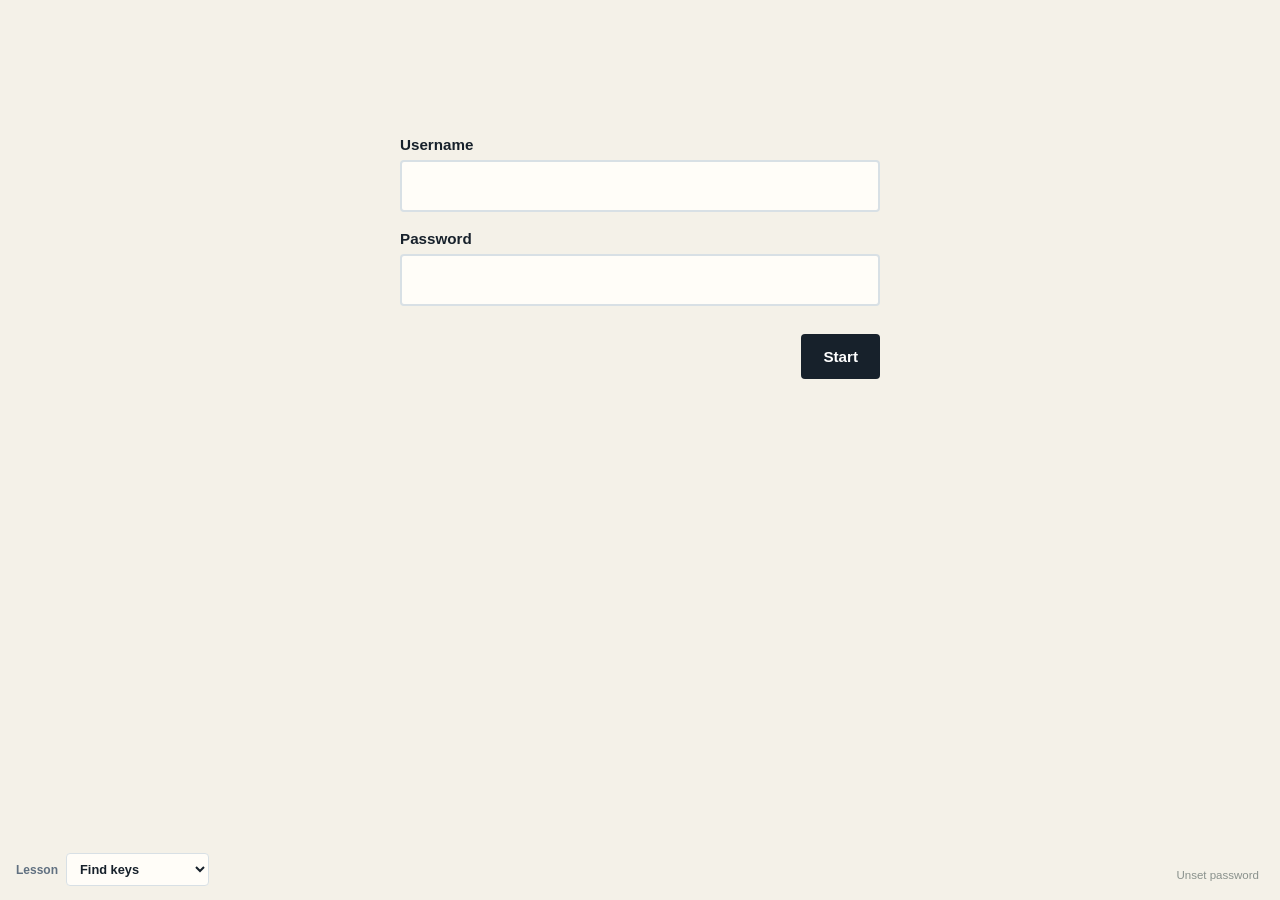
<file: index.html>
<!doctype html>
<html lang="en">
<head>
  <meta charset="utf-8">
  <meta name="viewport" content="width=device-width, initial-scale=1">
  <meta http-equiv="refresh" content="0; url=practice.html">
  <title>Keyboard Practice</title>
</head>
<body>
  <p>Opening Keyboard Practice...</p>
  <p><a href="practice.html">Open Keyboard Practice</a></p>
  <script>
    window.location.replace("practice.html");
  </script>
</body>
</html>
</file>
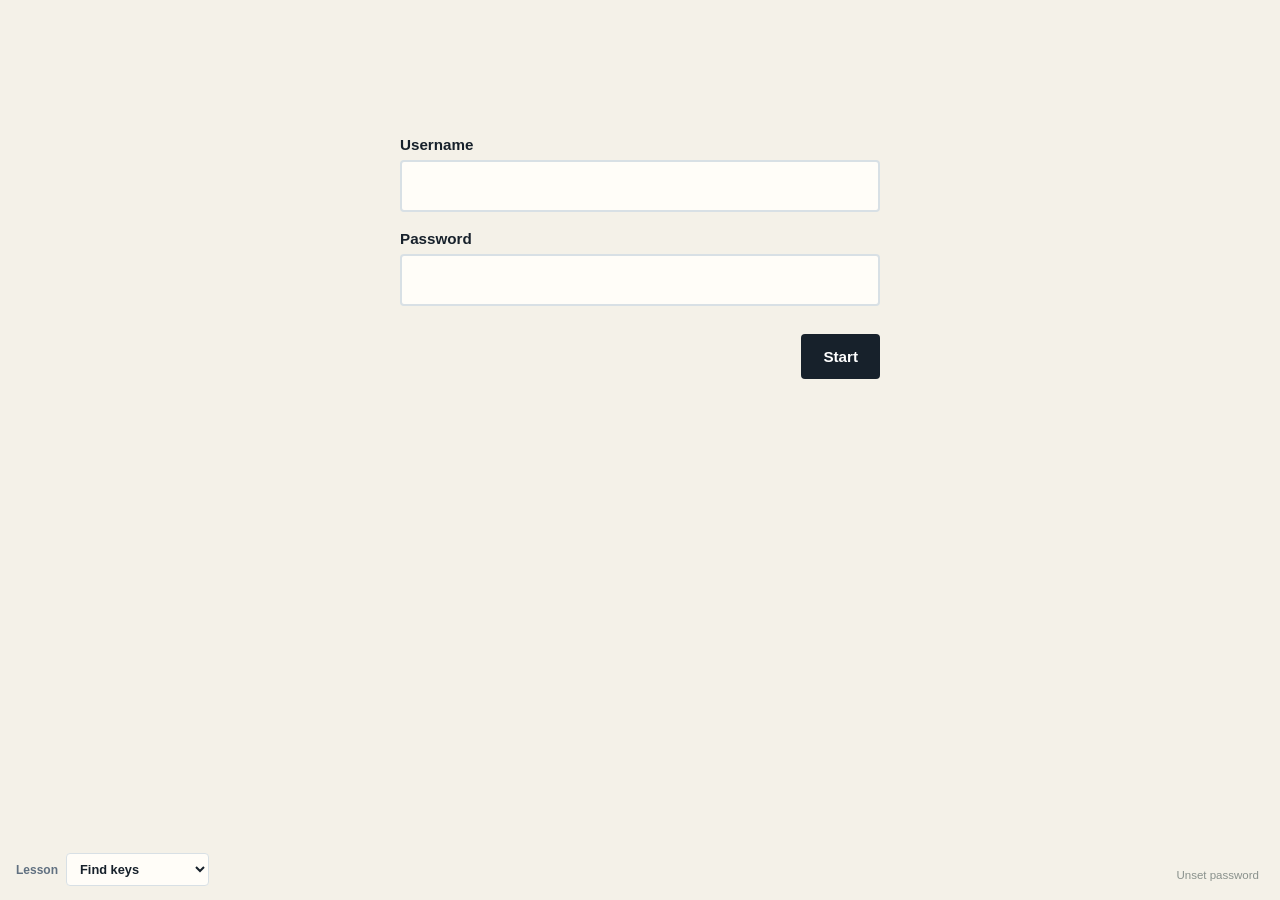
<file: practice.html>
<!doctype html>
<html lang="en">
<head>
  <meta charset="utf-8">
  <meta name="viewport" content="width=device-width, initial-scale=1">
  <title>Keyboard Practice</title>
  <link rel="stylesheet" href="practice.css">
</head>
<body>
  <main class="app-shell">
    <div id="timer" class="timer" aria-live="polite" hidden>00:00</div>
    <div class="lesson-picker">
      <label for="lesson-select">Lesson</label>
      <select id="lesson-select">
        <option value="find">Find keys</option>
        <option value="sequence">Type in order</option>
        <option value="recall">Recall</option>
        <option value="login">Login simulation</option>
      </select>
    </div>
    <section id="setup-screen" class="screen" aria-labelledby="setup-title">
      <form id="setup-form" autocomplete="off">
        <label for="username">Username</label>
        <input id="username" name="username" type="text" required spellcheck="false" autocomplete="off">
        <label for="password">Password</label>
        <input id="password" name="password" type="password" required spellcheck="false" autocomplete="new-password">
        <button class="primary-button" type="submit">Start</button>
      </form>
    </section>

    <section id="practice-screen" class="screen" hidden aria-label="Practice">
      <p id="phase-label" class="phase-label"></p>
      <div id="target" class="target" aria-live="polite"></div>
      <div id="sequence" class="sequence" aria-label="Practice sequence"></div>
      <div id="keyboard" class="keyboard" aria-label="On-screen keyboard"></div>
    </section>

    <section id="transition-screen" class="screen transition-screen" hidden aria-label="Success" tabindex="0">
      <div id="transition-avatar" class="success-avatar" aria-hidden="true"></div>
      <div class="transition-art" aria-hidden="true">
        <span class="transition-star star-a">✦</span>
        <span class="transition-star star-b">✦</span>
        <span class="transition-star star-c">✦</span>
        <span class="transition-spark spark-a"></span>
        <span class="transition-spark spark-b"></span>
        <span class="transition-spark spark-c"></span>
        <span class="transition-spark spark-d"></span>
      </div>
      <p class="transition-message"><strong>Success!</strong><span>Click to continue or press Enter</span></p>
    </section>

    <section id="login-screen" class="screen login-screen" hidden aria-labelledby="login-title">
      <h1 id="login-title">Username</h1>
      <form id="username-form" class="login-form" autocomplete="off">
        <label for="login-username">Username</label>
        <input id="login-username" type="text" required spellcheck="false" autocomplete="off">
        <button id="username-hint-button" class="secondary-button" type="button">Show username</button>
        <div id="username-hint" class="sequence login-hint" hidden aria-label="Username hint"></div>
        <button class="primary-button" type="submit">Next</button>
      </form>
      <form id="password-form" class="login-form" hidden autocomplete="off">
        <label for="login-password">Password</label>
        <input id="login-password" type="password" required spellcheck="false" autocomplete="off">
        <div id="login-password-hint" class="sequence login-hint" hidden aria-label="Password hint"></div>
        <label class="checkbox-label"><input id="show-password" type="checkbox"> Show password</label>
        <button class="primary-button" type="submit">Log in</button>
      </form>
      <div id="login-keyboard" class="keyboard" aria-label="On-screen keyboard"></div>
    </section>

    <section id="complete-screen" class="screen complete-screen" hidden aria-labelledby="complete-title" tabindex="0">
      <div id="complete-avatar" class="success-avatar" aria-hidden="true"></div>
      <h1 id="complete-title">Congratulations!</h1>
      <p class="complete-message">Click to continue or press Enter</p>
    </section>

    <button id="unset-button" class="unset-button" type="button">Unset password</button>
  </main>

  <template id="key-template">
    <div class="key" data-key>
      <span class="key-main" data-key-main></span>
      <span class="key-shift-label" data-key-shift></span>
    </div>
  </template>
  <template id="celebration-template">
    <div class="celebration" aria-hidden="true">
      <span class="celebration-star star-one">✦</span>
      <span class="celebration-star star-two">✦</span>
      <span class="celebration-star star-three">✦</span>
      <span class="celebration-confetti confetti-one"></span>
      <span class="celebration-confetti confetti-two"></span>
      <span class="celebration-confetti confetti-three"></span>
      <span class="celebration-confetti confetti-four"></span>
    </div>
  </template>
  <script src="practice.js"></script>
</body>
</html>
</file>
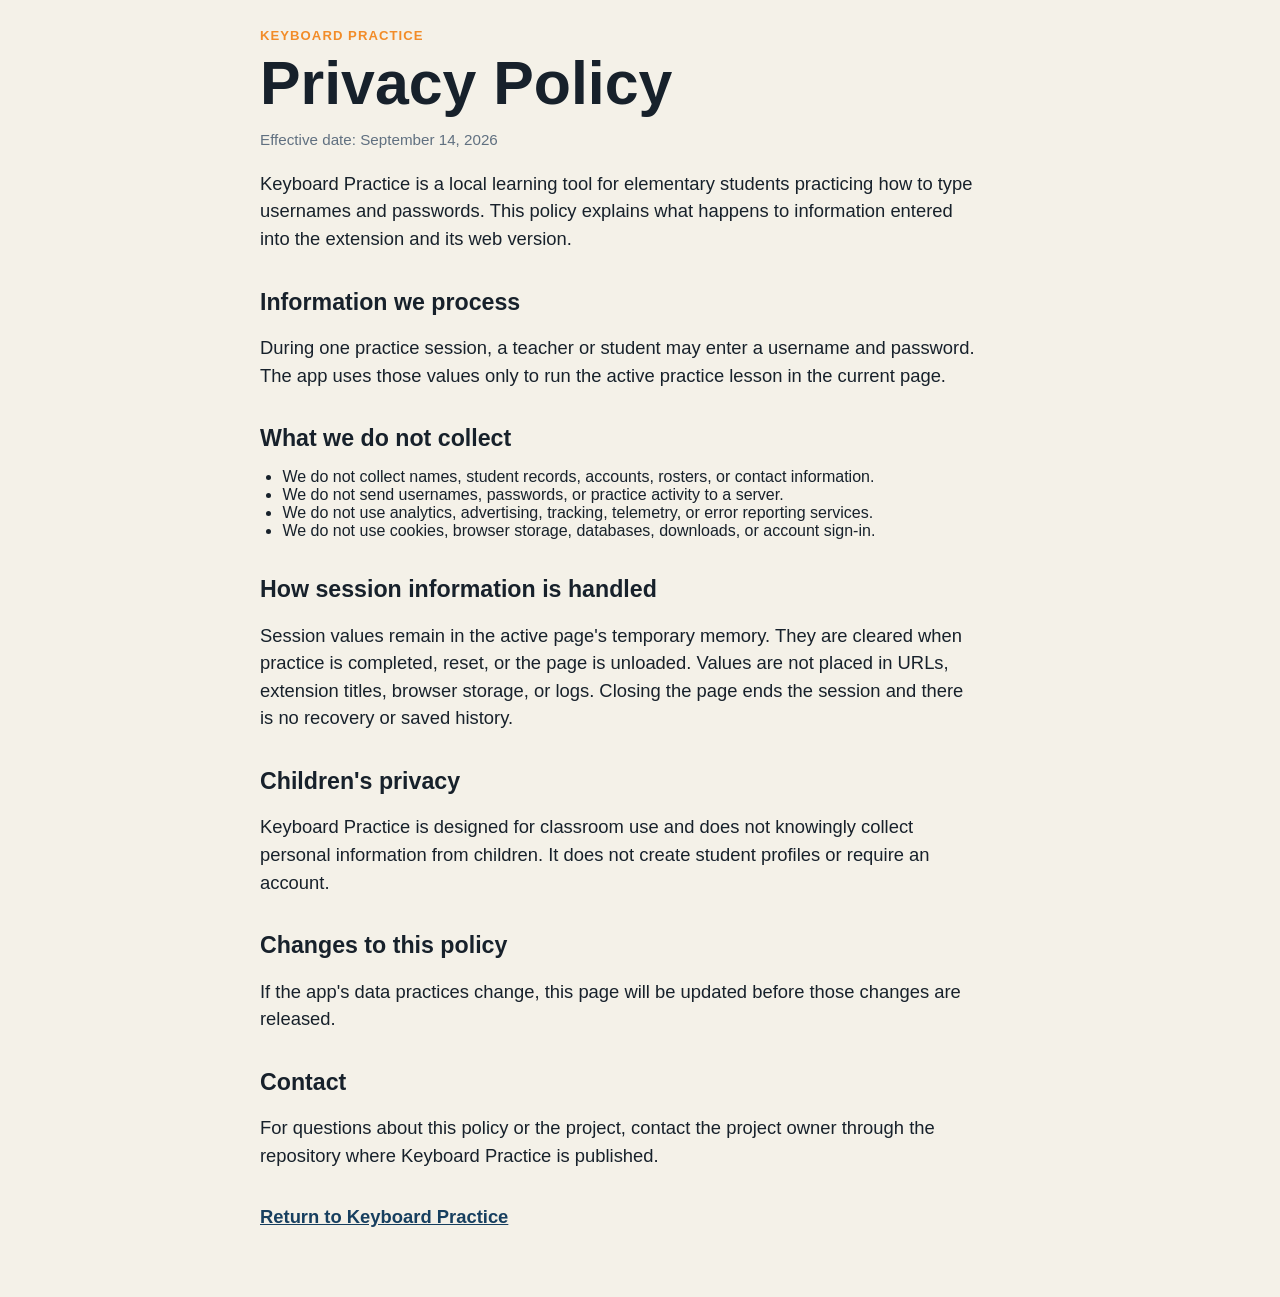
<file: privacy-policy.html>
<!doctype html>
<html lang="en">
<head>
  <meta charset="utf-8">
  <meta name="viewport" content="width=device-width, initial-scale=1">
  <title>Privacy Policy | Keyboard Practice</title>
  <link rel="stylesheet" href="practice.css">
  <style>
    .policy-page { max-width: 760px; margin: 0 auto; }
    .policy-page h1 { margin-bottom: 10px; }
    .policy-page h2 { margin: 36px 0 10px; font-size: 1.45rem; }
    .policy-page p, .policy-page li { max-width: 70ch; }
    .policy-page ul { padding-left: 1.4rem; }
    .policy-meta { color: var(--muted); font-size: 0.95rem; }
    .policy-nav { margin-top: 34px; }
    .policy-nav a { color: var(--focus); font-weight: 700; }
  </style>
</head>
<body>
  <main class="app-shell policy-page">
    <p class="eyebrow">Keyboard Practice</p>
    <h1>Privacy Policy</h1>
    <p class="policy-meta">Effective date: September 14, 2026</p>

    <p>Keyboard Practice is a local learning tool for elementary students practicing how to type usernames and passwords. This policy explains what happens to information entered into the extension and its web version.</p>

    <h2>Information we process</h2>
    <p>During one practice session, a teacher or student may enter a username and password. The app uses those values only to run the active practice lesson in the current page.</p>

    <h2>What we do not collect</h2>
    <ul>
      <li>We do not collect names, student records, accounts, rosters, or contact information.</li>
      <li>We do not send usernames, passwords, or practice activity to a server.</li>
      <li>We do not use analytics, advertising, tracking, telemetry, or error reporting services.</li>
      <li>We do not use cookies, browser storage, databases, downloads, or account sign-in.</li>
    </ul>

    <h2>How session information is handled</h2>
    <p>Session values remain in the active page's temporary memory. They are cleared when practice is completed, reset, or the page is unloaded. Values are not placed in URLs, extension titles, browser storage, or logs. Closing the page ends the session and there is no recovery or saved history.</p>

    <h2>Children's privacy</h2>
    <p>Keyboard Practice is designed for classroom use and does not knowingly collect personal information from children. It does not create student profiles or require an account.</p>

    <h2>Changes to this policy</h2>
    <p>If the app's data practices change, this page will be updated before those changes are released.</p>

    <h2>Contact</h2>
    <p>For questions about this policy or the project, contact the project owner through the repository where Keyboard Practice is published.</p>

    <p class="policy-nav"><a href="practice.html">Return to Keyboard Practice</a></p>
  </main>
</body>
</html>
</file>
<file: practice.css>
:root {
  color-scheme: light;
  --ink: #17212b;
  --muted: #607080;
  --paper: #fffdf8;
  --line: #d8e0e5;
  --orange: #f28c28;
  --blue: #3978c8;
  --yellow: #fff36a;
  --green: #2f8f62;
  --focus: #173f5f;
}

* { box-sizing: border-box; }

[hidden] { display: none !important; }

body {
  margin: 0;
  min-width: 320px;
  background: #f4f1e8;
  color: var(--ink);
  font-family: Arial, sans-serif;
}

button, input { font: inherit; }
button { cursor: pointer; }

.app-shell {
  position: relative;
  width: calc(100% - 64px);
  min-height: 100vh;
  margin: 0 auto;
  padding: 28px 0 48px;
}

.timer { position: fixed; top: 20px; left: 50%; z-index: 2; transform: translateX(-50%); color: var(--ink); font: 700 1.8rem Arial, sans-serif; }
.timer.overtime { color: var(--green); }

.eyebrow, .phase-label {
  margin: 0;
  color: var(--orange);
  font: 700 0.82rem/1.2 Arial, sans-serif;
  letter-spacing: 0.08em;
  text-transform: uppercase;
}
.phase-label { text-align: center; font-size: 1.1rem; }

.screen {
  position: relative;
  width: 100%;
  margin: 12vh auto 0;
}

.lesson-picker {
  position: fixed;
  left: 16px;
  bottom: 14px;
  z-index: 2;
  display: flex;
  align-items: center;
  gap: 8px;
}
.lesson-picker label { margin: 0; color: var(--muted); font-size: 0.75rem; }
.lesson-picker select { border: 1px solid var(--line); border-radius: 4px; padding: 7px 9px; background: var(--paper); color: var(--ink); font: 700 0.8rem Arial, sans-serif; }
.lesson-picker select:focus { outline: 3px solid var(--focus); outline-offset: 2px; }

h1 { margin: 10px 0 20px; font-size: clamp(2rem, 5vw, 3.8rem); line-height: 0.98; }
p { font-size: 1.15rem; line-height: 1.5; }
.intro { max-width: 520px; color: var(--muted); }
.privacy-note { color: var(--green); font: 700 0.9rem Arial, sans-serif; }

form { margin-top: 32px; }
label { display: block; margin: 18px 0 7px; font: 700 0.95rem Arial, sans-serif; }
input { font-size: 1.2em; width: 100%; border: 2px solid var(--line); border-radius: 4px; padding: 13px 14px; background: var(--paper); color: var(--ink); }
input:focus, button:focus-visible { outline: 3px solid var(--focus); outline-offset: 3px; }

.login-form { margin-top: 0; }
.checkbox-label { display: flex; align-items: center; gap: 9px; margin-top: 16px; font-weight: 400; }
.checkbox-label input { width: auto; }

.primary-button, .secondary-button {
  border: 0;
  border-radius: 4px;
  padding: 14px 22px;
  font: 700 0.95rem Arial, sans-serif;
}
.primary-button { margin-top: 28px; background: var(--ink); color: white; }
.secondary-button { margin-top: 22px; border: 2px solid var(--ink); background: transparent; color: var(--ink); }

.tools { display: flex; gap: 10px; flex-wrap: wrap; }
.tools .secondary-button { margin-top: 14px; }
.unset-button { position: fixed; right: 16px; bottom: 14px; border: 0; padding: 5px; background: transparent; color: #89918c; font: 0.72rem Arial, sans-serif; }
.unset-button:hover { color: var(--ink); }

.target { min-height: 88px; margin: 8px 0 10px; color: var(--ink); font: 700 5rem/1 Arial, sans-serif; }
.sequence { display: flex; justify-content: center; align-items: center; gap: 10px; min-height: 58px; margin: 10px 0 28px; font: 700 1.7rem/1.3 Arial, sans-serif; }
.sequence span { display: grid; place-items: center; width: 2.1rem; height: 2.4rem; padding: 0; color: #b9c1c6; }
.sequence .username-character { color: var(--orange); }
.sequence .password-uppercase { color: var(--blue); }
.sequence .password-lowercase { color: #b8a800; }
.sequence .done { opacity: 0.45; }
.sequence .ghost { border: 2px dashed var(--line); border-radius: 5px; }
.sequence .current { color: var(--ink); border: 3px solid currentColor; border-radius: 5px; }
.sequence .current.username-character { color: var(--orange); background: #fff1d9; }
.sequence .current.password-uppercase { color: var(--blue); background: #dceafb; }
.sequence .current.password-lowercase { color: #8f8200; background: var(--yellow); }
.login-hint { margin: 12px 0 0; }
.keyboard { display: grid; gap: 10px; width: 100%; margin: 28px 0 18px; }

.transition-screen { display: grid; place-items: center; min-height: 62vh; cursor: pointer; }
.transition-screen:focus { outline: none; }
.success-avatar { width: 220px; height: 195.56px; overflow: hidden; background-image: url("avatars.png"); background-size: 400% 300%; background-repeat: no-repeat; }
.transition-art { position: relative; width: 300px; height: 220px; }
.transition-message { display: grid; gap: 8px; margin: -24px 0 0; text-align: center; color: var(--ink); }
.transition-message strong { font-size: 1.35rem; }
.transition-message span { color: var(--muted); font-size: 0.9rem; }
.complete-screen { cursor: pointer; }
.complete-screen:focus { outline: none; }
.complete-screen { display: grid; place-items: center; min-height: 62vh; text-align: center; }
.complete-message { margin: 0; color: var(--muted); font-size: 0.9rem; }
.transition-star { position: absolute; color: var(--orange); font-size: 5rem; animation: transition-star 1.8s ease-in-out infinite; }
.star-a { left: 35px; top: 50px; }
.star-b { left: 115px; top: 0; color: var(--blue); animation-delay: 0.2s; }
.star-c { right: 25px; top: 70px; color: var(--green); animation-delay: 0.4s; }
.transition-spark { position: absolute; width: 18px; height: 54px; border-radius: 50%; background: var(--yellow); animation: transition-spark 1.5s ease-out infinite; }
.spark-a { left: 40px; top: 5px; transform: rotate(-35deg); }
.spark-b { right: 25px; top: 10px; transform: rotate(35deg); animation-delay: 0.2s; }
.spark-c { left: 5px; bottom: 30px; transform: rotate(-65deg); animation-delay: 0.4s; }
.spark-d { right: 5px; bottom: 25px; transform: rotate(65deg); animation-delay: 0.6s; }

@keyframes transition-star {
  0%, 100% { transform: translateY(8px) scale(0.9) rotate(-8deg); opacity: 0.7; }
  50% { transform: translateY(-12px) scale(1.12) rotate(8deg); opacity: 1; }
}

@keyframes transition-spark {
  0%, 100% { opacity: 0; transform: scale(0.5) rotate(0); }
  45% { opacity: 1; }
  100% { opacity: 0; transform: scale(1.2) rotate(35deg) translateY(-20px); }
}
.key-row { display: grid; gap: 8px; align-items: stretch; }
.key-row.row-0 { grid-template-columns: repeat(13, 1fr) 2fr; }
.key-row.row-1 { grid-template-columns: 1.5fr repeat(13, 1fr); }
.key-row.row-2 { grid-template-columns: 1.75fr repeat(11, 1fr) 2.25fr; }
.key-row.row-3 { grid-template-columns: 2.25fr repeat(10, 1fr) 2.25fr; }
.key-row.row-4 { grid-template-columns: 1.25fr 1.25fr 1.25fr 6fr 1.25fr 1.25fr 1.25fr; }
.key { position: relative; display: grid; place-items: center; min-height: 68px; border: 2px solid #bdc9d0; border-radius: 7px; background: #fffefa; color: var(--ink); font: 700 1.25rem Arial, sans-serif; box-shadow: 0 4px 0 #bdc9d0; }
.key-main { line-height: 1; }
.key-shift-label { position: absolute; top: 8px; right: 9px; color: #7f8d96; font-size: 0.72rem; line-height: 1; }
.key[data-key="BACKSPACE"] .key-main, .key[data-key="CAPS-LOCK"] .key-main, .key[data-key="ENTER"] .key-main { font-size: 0.9rem; }
.key[data-key="SPACE"] .key-main { letter-spacing: 0.12em; font-size: 0.95rem; }
.key[data-key="WINDOWS"] .key-main, .key[data-key="CONTEXT-MENU"] .key-main, .key[data-key^="CTRL"] .key-main, .key[data-key^="ALT"] .key-main { font-size: 0.78rem; }
.key.username-key { border-color: var(--orange); background: #fff1d9; }
.key.current-key { animation: key-pulse 1.2s ease-in-out infinite; }
.key.username-current-key { background: var(--orange); border-color: #b85d00; }
.key.password-key { background: var(--yellow); border-color: #a87800; }
.key.password-uppercase-key { background: var(--blue); border-color: #28609f; color: white; }
.key.password-shared-key { background: linear-gradient(to bottom, var(--blue) 0 50%, var(--yellow) 50% 100%); border-color: #718c8d; }
.key.password-key.current-key { animation-name: password-key-pulse; }
.key.password-uppercase-key.current-key { animation-name: password-uppercase-key-pulse; }
.key.shift-key { background: var(--paper); }
.key.shift-key.current-key { background: var(--blue); border-color: #28609f; color: white; }
.key.error-key { background: #ef5350; border-color: #b71c1c; color: white; animation: error-key-pulse 0.7s ease-in-out 2; }

@keyframes key-pulse {
  0%, 100% { transform: translateY(0); box-shadow: 0 3px 0 #b85d00; }
  50% { transform: translateY(-5px); box-shadow: 0 8px 0 #b85d00; }
}

@keyframes password-key-pulse {
  0%, 100% { transform: translateY(0); box-shadow: 0 3px 0 #a87800; }
  50% { transform: translateY(-5px); box-shadow: 0 8px 0 #a87800; }
}

.key.shift-current { animation: shift-hold 4s ease-in-out; }

@keyframes shift-hold {
  0%, 100% { transform: translateY(0); box-shadow: 0 3px 0 #a87800; }
  18%, 82% { transform: translateY(6px); box-shadow: 0 0 0 #a87800; }
}

.celebration { position: fixed; inset: 0; z-index: 5; pointer-events: none; overflow: hidden; }
.celebration-star, .celebration-confetti { position: absolute; display: block; opacity: 0; }
.celebration-star { color: var(--orange); font-size: 3rem; animation: shooting-star 1.2s ease-out forwards; }
.celebration-confetti { width: 14px; height: 28px; background: var(--yellow); animation: confetti-fall 1.5s ease-out forwards; }
.celebration.success .star-one { left: 38%; top: 40%; }
.celebration.success .star-two { left: 55%; top: 45%; animation-delay: 0.12s; color: var(--blue); }
.celebration.success .star-three { left: 68%; top: 35%; animation-delay: 0.24s; color: var(--green); }
.celebration.mistake .star-one { left: 50%; top: 42%; }
.celebration.mistake .star-two, .celebration.mistake .star-three { display: none; }
.confetti-one { left: 42%; top: 36%; background: var(--orange); animation-delay: 0.1s; }
.confetti-two { left: 50%; top: 32%; background: var(--blue); animation-delay: 0.2s; }
.confetti-three { left: 58%; top: 38%; background: var(--green); animation-delay: 0.3s; }
.confetti-four { left: 65%; top: 30%; background: var(--orange); animation-delay: 0.4s; }

@keyframes shooting-star {
  0% { opacity: 0; transform: translate(-40px, 35px) scale(0.4) rotate(-20deg); }
  35% { opacity: 1; }
  100% { opacity: 0; transform: translate(70px, -75px) scale(1.4) rotate(20deg); }
}

@keyframes confetti-fall {
  0% { opacity: 0; transform: translateY(-20px) rotate(0); }
  25% { opacity: 1; }
  100% { opacity: 0; transform: translateY(180px) rotate(180deg); }
}

@media (max-width: 560px) {
  .app-shell { width: calc(100% - 24px); padding-top: 18px; }
  .screen { margin-top: 48px; }
  .key { min-height: 44px; font-size: 0.8rem; }
  .key-shift-label { top: 4px; right: 5px; font-size: 0.55rem; }
  .key-row { gap: 3px; }
  .keyboard { gap: 3px; }
  .timer { top: 12px; left: 50%; font-size: 1.5rem; }
  .success-avatar { width: 180px; height: 160px; }
  .sequence { gap: 5px; }
  .sequence span { width: 1.7rem; height: 2.1rem; }
}


#setup-screen {
  max-width: 480px;

  button {
    float: right;
  }
}

@keyframes error-key-pulse {
  0%, 100% { transform: translateY(0); box-shadow: 0 4px 0 #b71c1c; }
  50% { transform: translateY(-4px); box-shadow: 0 8px 0 #b71c1c; }
}

@keyframes password-uppercase-key-pulse {
  0%, 100% { transform: translateY(0); box-shadow: 0 3px 0 #28609f; }
  50% { transform: translateY(-5px); box-shadow: 0 8px 0 #28609f; }
}
</file>
